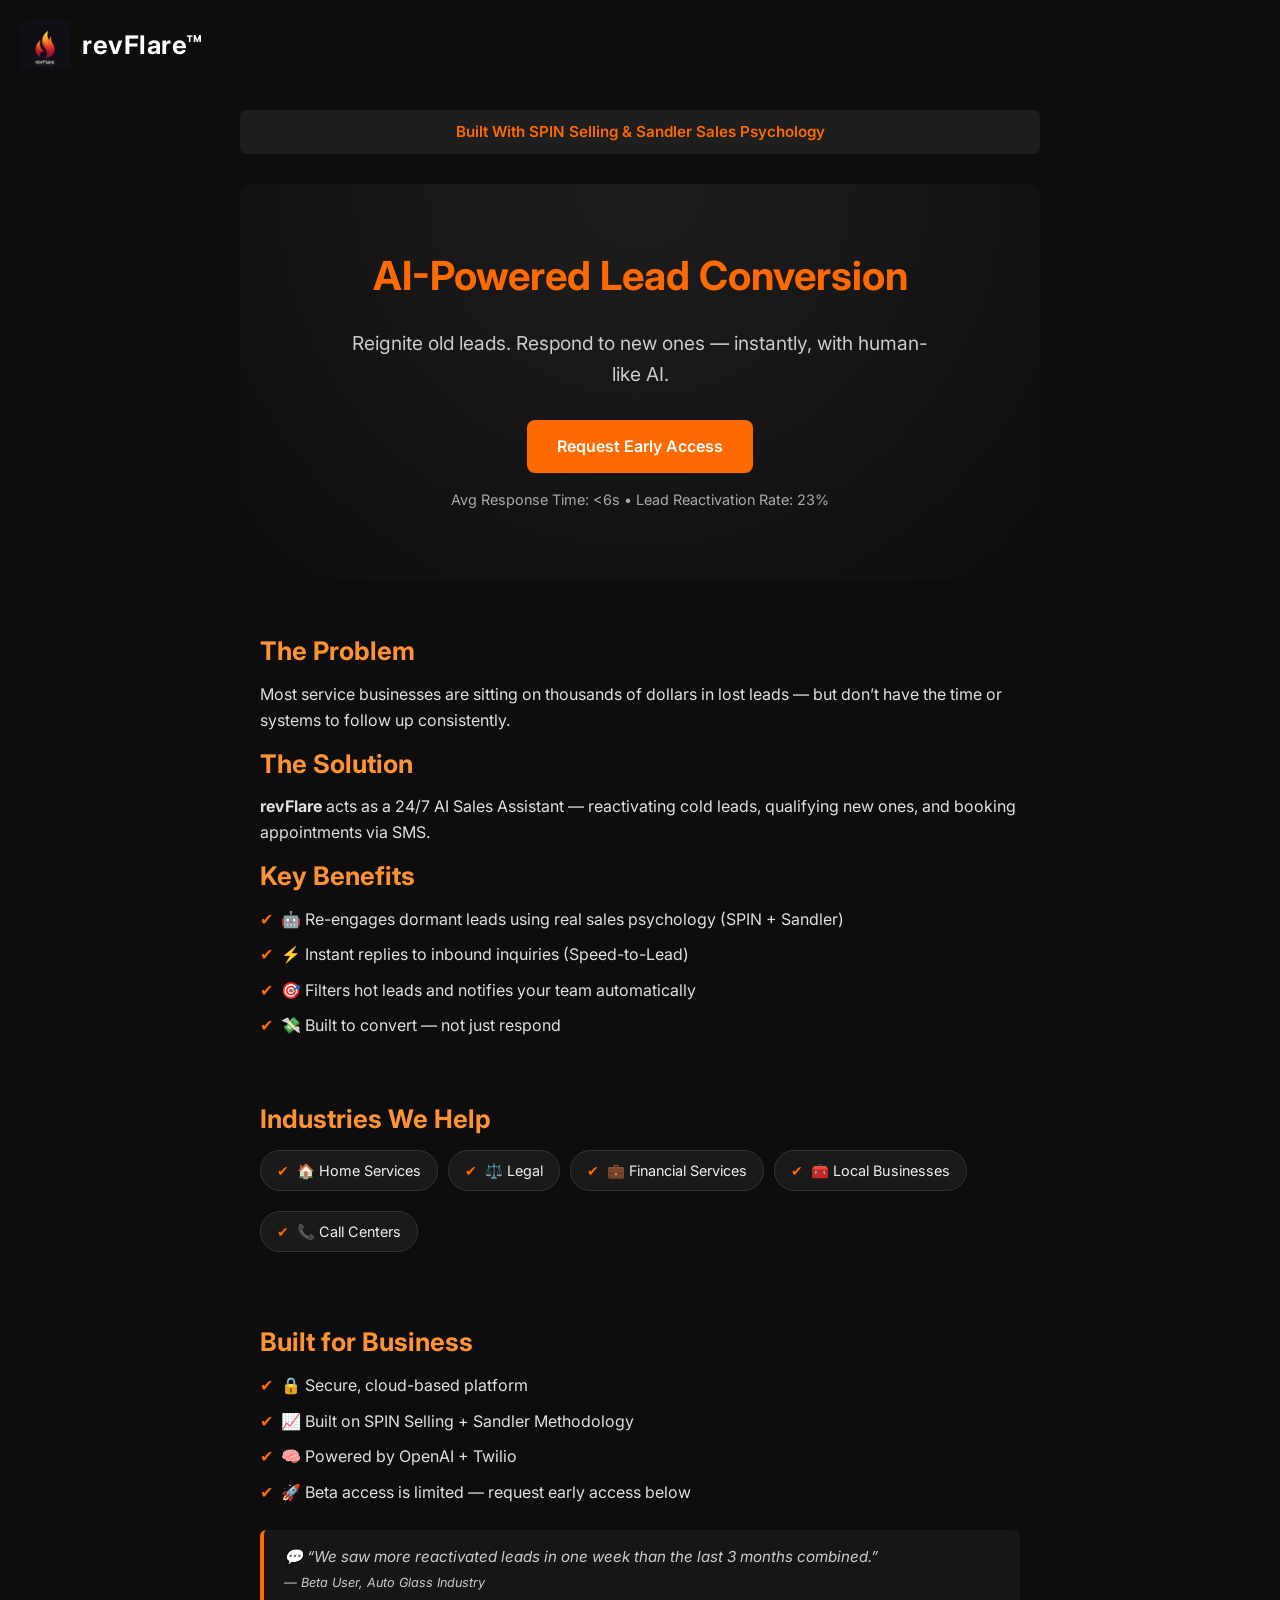
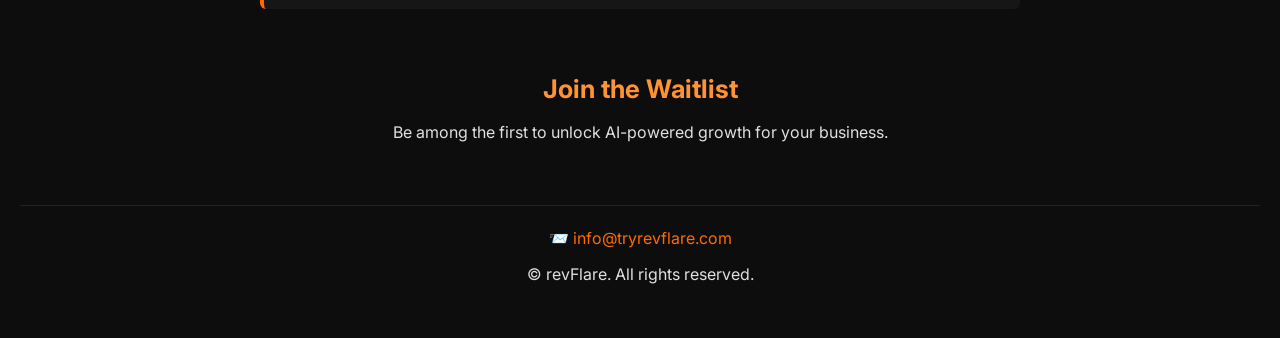
<file: index.html>
<!DOCTYPE html>
<html lang="en">
<head>
  <meta charset="UTF-8" />
  <meta name="viewport" content="width=device-width, initial-scale=1.0" />
  <title>revFlare™ – AI-Powered Lead Conversion</title>
  <link rel="stylesheet" href="style.css" />
  <link rel="icon" href="favicon.ico" type="image/x-icon" />
  <meta name="description" content="revFlare is the AI-powered platform helping small businesses revive revenue with automated lead reactivation and instant SMS follow-up.">

  <!-- Fonts -->
  <link href="https://fonts.googleapis.com/css2?family=Inter:wght@400;600;700&display=swap" rel="stylesheet" />
</head>
<body>
  <header class="nav">
    <img src="logo.png" alt="revFlare Logo" class="logo" />
    <span class="brand">revFlare™</span>
  </header>

  <!-- Ribbon Badge -->
  <div class="badge-ribbon">
    Built With SPIN Selling & Sandler Sales Psychology
  </div>

  <!-- Hero Section -->
  <section class="hero">
    <h1 class="headline">AI-Powered Lead Conversion</h1>
    <p class="subhead">Reignite old leads. Respond to new ones — instantly, with human-like AI.</p>
    <a href="#waitlist" class="cta-button">Request Early Access</a>

    <!-- Micro Metrics -->
    <p class="micro-metrics">Avg Response Time: &lt;6s • Lead Reactivation Rate: 23%</p>
  </section>

  <!-- Problem / Solution / Benefits -->
  <section class="content">
    <h2>The Problem</h2>
    <p>Most service businesses are sitting on thousands of dollars in lost leads — but don’t have the time or systems to follow up consistently.</p>

    <h2>The Solution</h2>
    <p><strong>revFlare</strong> acts as a 24/7 AI Sales Assistant — reactivating cold leads, qualifying new ones, and booking appointments via SMS.</p>

    <h2>Key Benefits</h2>
    <ul>
      <li>🤖 Re-engages dormant leads using real sales psychology (SPIN + Sandler)</li>
      <li>⚡ Instant replies to inbound inquiries (Speed-to-Lead)</li>
      <li>🎯 Filters hot leads and notifies your team automatically</li>
      <li>💸 Built to convert — not just respond</li>
    </ul>
  </section>

  <!-- Industries Served -->
  <section class="industries">
    <h2>Industries We Help</h2>
    <ul class="pill-list">
      <li>🏠 Home Services</li>
      <li>⚖️ Legal</li>
      <li>💼 Financial Services</li>
      <li>🧰 Local Businesses</li>
      <li>📞 Call Centers</li>
    </ul>
  </section>

  <!-- Trust Section -->
  <section class="trust">
    <h2>Built for Business</h2>
    <ul>
      <li>🔒 Secure, cloud-based platform</li>
      <li>📈 Built on SPIN Selling + Sandler Methodology</li>
      <li>🧠 Powered by OpenAI + Twilio</li>
      <li>🚀 Beta access is limited — request early access below</li>
    </ul>

    <!-- Placeholder Testimonial -->
    <div class="testimonial-placeholder">
      💬 “We saw more reactivated leads in one week than the last 3 months combined.”
      <br><small>— Beta User, Auto Glass Industry</small>
    </div>
  </section>

  <!-- Waitlist Section -->
  <section id="waitlist" class="waitlist">
    <h2>Join the Waitlist</h2>
    <p>Be among the first to unlock AI-powered growth for your business.</p>
    <!-- ConvertKit Embedded Form -->
    <script async data-uid="4c0facebba" src="https://revflare-ai.kit.com/4c0facebba/index.js"></script>
  </section>

  <!-- Footer -->
  <footer class="footer">
    <p>📨 <a href="mailto:info@tryrevflare.com">info@tryrevflare.com</a></p>
    <p>© revFlare. All rights reserved.</p>
  </footer>
</body>
</html>
</file>
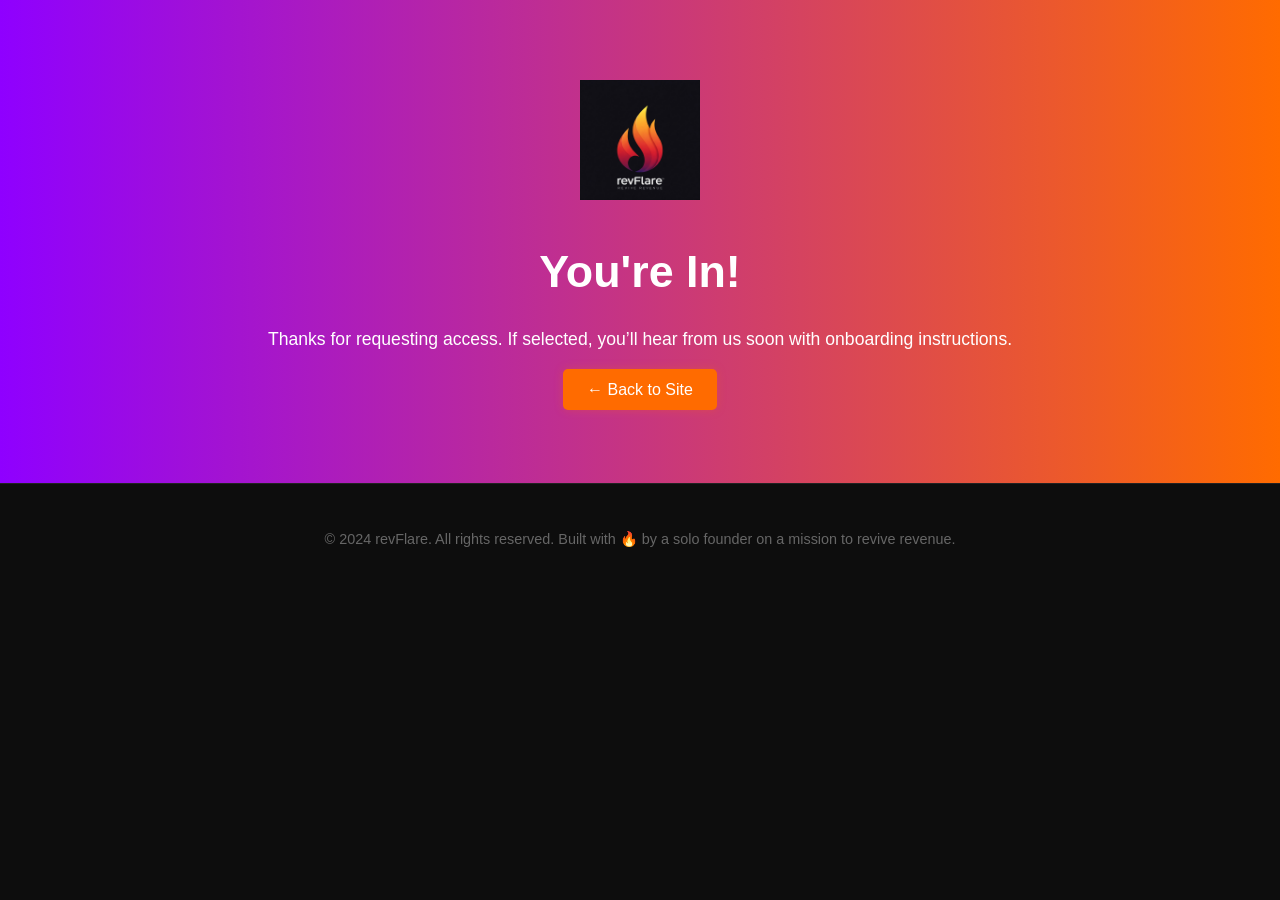
<file: thank-you.html>
<!DOCTYPE html>
<html lang="en">
<head>
  <meta charset="UTF-8">
  <meta name="viewport" content="width=device-width, initial-scale=1.0">
  <title>Thank You | revFlare</title>
  <link rel="stylesheet" href="assets/css/style.css">
  <link rel="icon" href="assets/images/favicon.ico" type="image/x-icon">
  <meta name="description" content="Thank you for requesting beta access to revFlare – the AI-powered Speed-to-Lead and Database Reactivation system.">
  <meta property="og:image" content="assets/images/revflare-logo.png">
</head>
<body>
  <header class="hero">
    <img src="assets/images/revflare-logo.png" alt="revFlare Logo" class="logo">
    <h1>You're In!</h1>
    <p>Thanks for requesting access. If selected, you’ll hear from us soon with onboarding instructions.</p>
    <a href="index.html" class="cta-button">← Back to Site</a>
  </header>
  <footer>
    <p>&copy; 2024 revFlare. All rights reserved. Built with 🔥 by a solo founder on a mission to revive revenue.</p>
  </footer>
</body>
</html>
</file>
<file: style.css>
/* === revFlare Landing Page Styles === */

* {
  margin: 0;
  padding: 0;
  box-sizing: border-box;
}

body {
  font-family: 'Inter', sans-serif;
  background-color: #0d0d0d;
  color: #f0f0f0;
  line-height: 1.6;
  padding: 20px;
}

/* === Logo + Nav === */
.nav {
  display: flex;
  align-items: center;
  gap: 12px;
  margin-bottom: 40px;
}

.logo {
  height: 50px;
}

.brand {
  font-size: 1.6rem;
  font-weight: 700;
  letter-spacing: 0.5px;
  color: #ffffff;
}

/* === Sales Psychology Ribbon === */
.badge-ribbon {
  text-align: center;
  background-color: #1e1e1e;
  color: #ff6a00;
  font-weight: 600;
  padding: 10px;
  font-size: 0.95rem;
  border-radius: 6px;
  margin: 0 auto 30px auto;
  max-width: 800px;
}

/* === Hero Section === */
.hero {
  text-align: center;
  padding: 60px 20px;
  background: radial-gradient(circle at top, #1e1e1e 0%, #0d0d0d 100%);
  border-radius: 10px;
  margin-bottom: 50px;
}

.headline {
  font-size: 2.5rem;
  font-weight: 700;
  color: #ff6a00;
  margin-bottom: 20px;
}

.subhead {
  font-size: 1.2rem;
  color: #ccc;
  margin-bottom: 30px;
  max-width: 600px;
  margin-left: auto;
  margin-right: auto;
}

.cta-button {
  background-color: #ff6a00;
  color: white;
  font-weight: 600;
  font-size: 1rem;
  padding: 14px 30px;
  border-radius: 8px;
  text-decoration: none;
  display: inline-block;
  transition: background-color 0.3s;
}

.cta-button:hover {
  background-color: #e65900;
}

/* === Micro Metrics Under CTA === */
.micro-metrics {
  font-size: 0.9rem;
  color: #aaa;
  margin-top: 15px;
}

/* === Content Sections === */
section {
  max-width: 800px;
  margin: 0 auto 60px auto;
  padding: 0 20px;
}

h2 {
  font-size: 1.6rem;
  margin-bottom: 10px;
  color: #ff9333;
}

p, li {
  font-size: 1rem;
  color: #e0e0e0;
  margin-bottom: 10px;
}

ul {
  list-style: none;
  padding-left: 0;
}

ul li::before {
  content: "✔";
  color: #ff6a00;
  margin-right: 8px;
}

/* === Pill-style Industries === */
.pill-list {
  display: flex;
  flex-wrap: wrap;
  gap: 10px;
  margin-top: 10px;
}

.pill-list li {
  background-color: #1a1a1a;
  border: 1px solid #333;
  padding: 8px 16px;
  border-radius: 20px;
  color: #f0f0f0;
  font-size: 0.9rem;
}

/* === Testimonial Placeholder === */
.testimonial-placeholder {
  margin-top: 25px;
  font-style: italic;
  font-size: 0.95rem;
  background-color: #161616;
  padding: 15px 20px;
  border-left: 4px solid #ff6a00;
  border-radius: 6px;
  color: #ccc;
}

/* === Waitlist Section === */
.waitlist {
  text-align: center;
}
.waitlist iframe {
  margin-top: 20px;
  width: 100%;
  border: none;
  border-radius: 10px;
  overflow: hidden;
}

/* === ConvertKit Embedded Form Styling === */
.seva-form {
  background-color: #1a1a1a !important;
  color: #f0f0f0 !important;
  border-radius: 8px;
  padding: 20px;
  font-family: 'Inter', sans-serif !important;
}

.seva-form input,
.seva-form button {
  border-radius: 6px !important;
  font-family: 'Inter', sans-serif !important;
  font-size: 1rem !important;
}

.seva-form input[type="email"] {
  padding: 12px !important;
  background-color: #000 !important;
  color: #fff !important;
  border: 1px solid #333 !important;
}

.seva-form button {
  background-color: #ff6a00 !important;
  color: white !important;
  padding: 12px 24px !important;
  border: none !important;
  cursor: pointer !important;
  font-weight: 600 !important;
}

.seva-form button:hover {
  background-color: #e65900 !important;
}

/* === Footer === */
.footer {
  text-align: center;
  padding: 20px 10px;
  border-top: 1px solid #222;
  color: #888;
  font-size: 0.9rem;
}

.footer a {
  color: #ff6a00;
  text-decoration: none;
}

.footer a:hover {
  text-decoration: underline;
}
</file>
<file: assets/css/style.css>
/* === style.css === */

body {
  margin: 0;
  font-family: 'Segoe UI', sans-serif;
  background-color: #0d0d0d;
  color: #f1f1f1;
  line-height: 1.6;
  scroll-behavior: smooth;
}

.fade-in {
  opacity: 0;
  animation: fadeIn ease 1.2s forwards;
}

@keyframes fadeIn {
  0% { opacity: 0; transform: translateY(20px); }
  100% { opacity: 1; transform: translateY(0); }
}

header.hero {
  text-align: center;
  padding: 80px 20px;
  background: linear-gradient(to right, #8f00ff, #ff6b00);
  color: #fff;
}

.logo {
  width: 120px;
  margin-bottom: 20px;
}

.hero h1 {
  font-size: 2.8rem;
  margin: 0.5rem 0;
}

.hero p {
  font-size: 1.1rem;
  margin-bottom: 1.5rem;
}

.cta-button {
  background: #ff6b00;
  color: #fff;
  padding: 12px 24px;
  border: none;
  border-radius: 5px;
  font-size: 1rem;
  text-decoration: none;
  cursor: pointer;
  transition: background 0.3s ease, box-shadow 0.3s ease;
  box-shadow: 0 0 10px rgba(255, 107, 0, 0.25);
}

.cta-button:hover {
  background: #8f00ff;
  box-shadow: 0 0 12px rgba(143, 0, 255, 0.4);
}

.features, .data-section {
  display: flex;
  flex-wrap: wrap;
  justify-content: center;
  background-color: #1a1a1a;
  padding: 60px 20px;
  flex-direction: column;
  align-items: center;
}

.feature, .data-section ul {
  max-width: 640px;
  margin: 20px auto;
  background: #262626;
  border-radius: 8px;
  padding: 20px;
  box-shadow: 0 0 10px rgba(255, 107, 0, 0.15);
  list-style: none;
}

.feature h2, .data-section h2, .form-section h2 {
  color: #fdbb2d;
  margin-bottom: 10px;
  text-align: center;
}

.data-section ul li {
  padding: 10px 0;
  font-size: 1.1rem;
  border-bottom: 1px solid #333;
}

.data-section ul li:last-child {
  border-bottom: none;
}

.form-section {
  background: #141414;
  padding: 60px 20px;
  text-align: center;
}

form {
  max-width: 500px;
  margin: 0 auto;
  display: flex;
  flex-direction: column;
  gap: 15px;
}

input, textarea, button {
  padding: 12px;
  border: none;
  border-radius: 4px;
  font-size: 1rem;
}

input, textarea {
  background: #1f1f1f;
  color: #fff;
}

button[type="submit"] {
  background: #ff6b00;
  color: #fff;
  cursor: pointer;
  transition: background 0.3s ease, box-shadow 0.3s ease;
  box-shadow: 0 0 10px rgba(255, 107, 0, 0.25);
}

button[type="submit"]:hover {
  background: #8f00ff;
  box-shadow: 0 0 12px rgba(143, 0, 255, 0.4);
}

footer {
  background: #0d0d0d;
  color: #666;
  text-align: center;
  padding: 30px 10px;
  font-size: 0.9rem;
  border-top: 1px solid #222;
}

.stat-block {
  background: #1e1e1e;
  border-radius: 8px;
  padding: 20px;
  margin: 20px auto;
  max-width: 640px;
  box-shadow: 0 0 10px rgba(255, 107, 0, 0.15);
}

.stat-block h3 {
  color: #fdbb2d;
  text-align: center;
  margin-bottom: 15px;
}

.stat-block ul {
  list-style: none;
  padding-left: 0;
}

.stat-block ul li {
  font-size: 1.1rem;
  padding: 8px 0;
  border-bottom: 1px solid #333;
}

.stat-block ul li:last-child {
  border-bottom: none;
}

.diagram-section {
  margin: 30px auto;
  text-align: center;
  padding: 40px 20px;
  background: #1a1a1a;
  border-radius: 8px;
  max-width: 720px;
  box-shadow: 0 0 12px rgba(255, 107, 0, 0.1);
}

.diagram-img {
  width: 100%;
  max-width: 620px;
  margin: 20px auto;
  display: block;
  border-radius: 8px;
}

.diagram-caption {
  font-size: 0.95rem;
  color: #aaa;
  margin-top: 8px;
}
</file>
